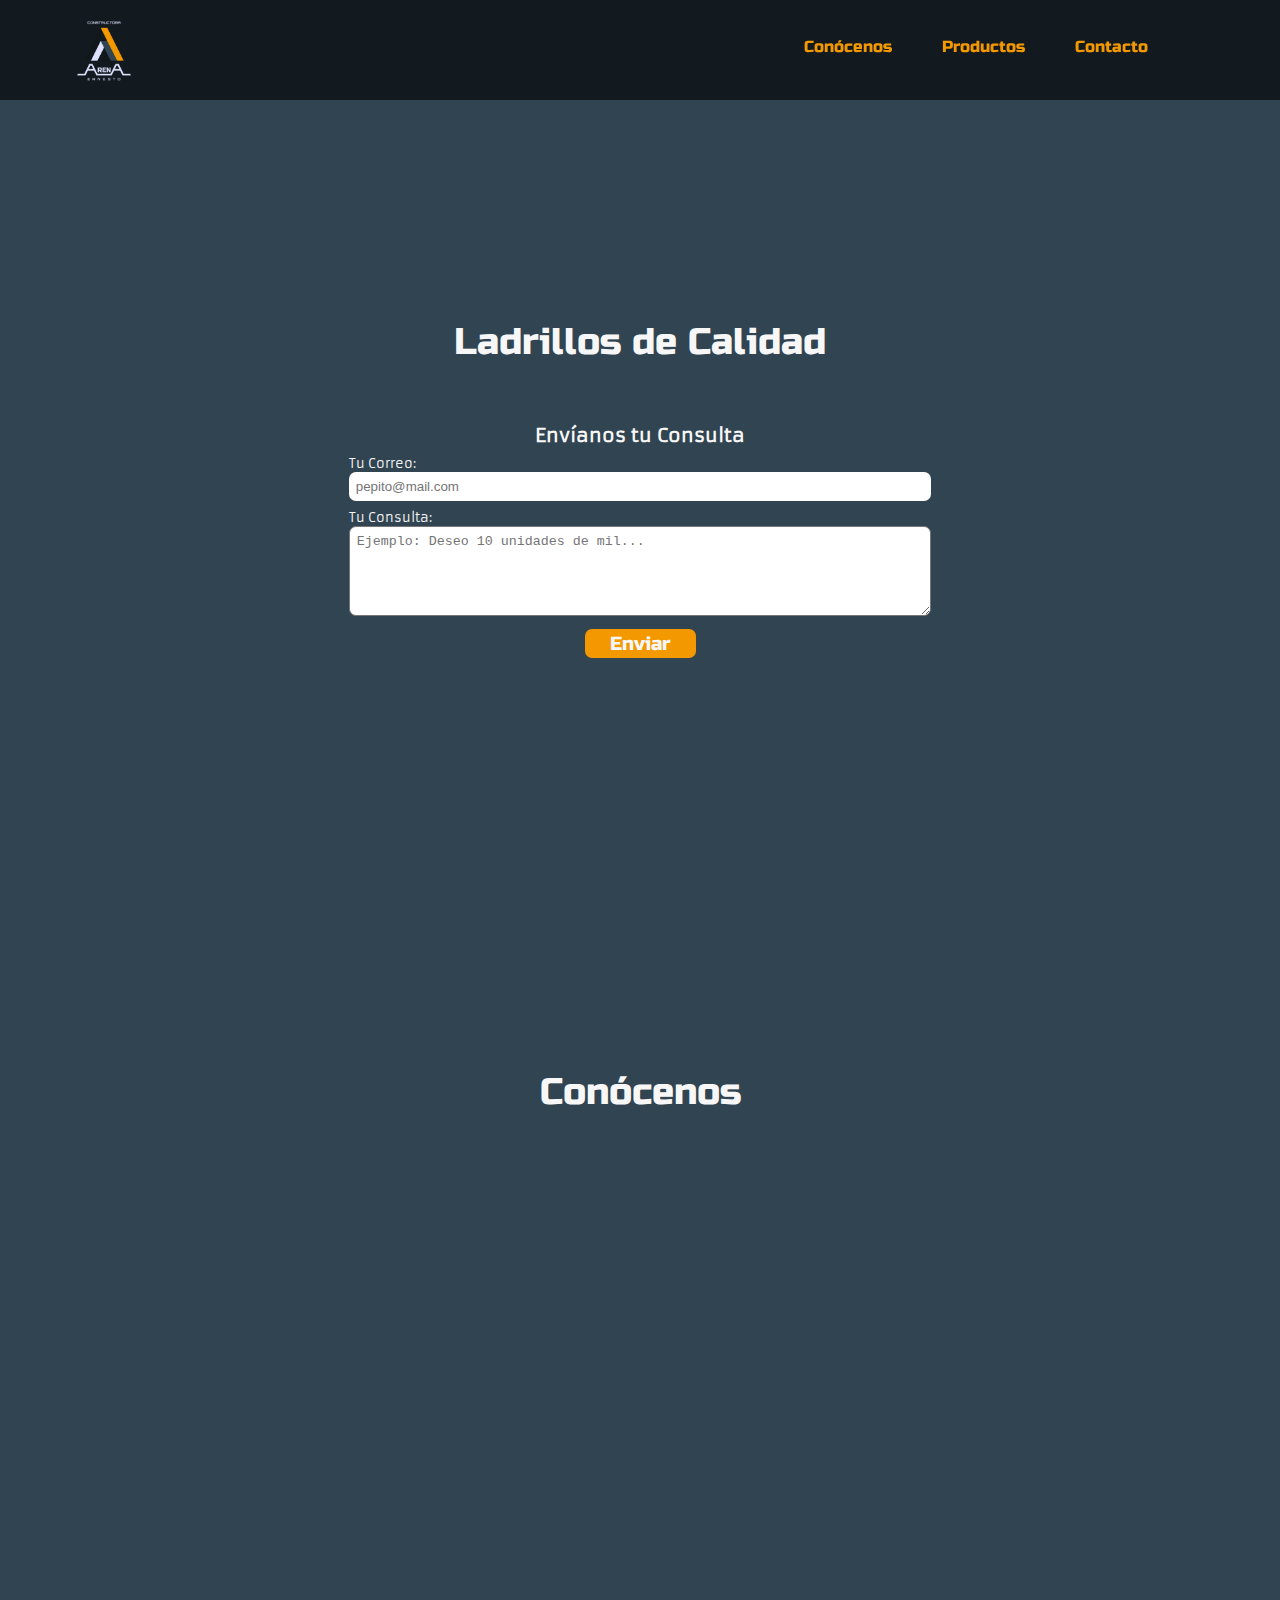
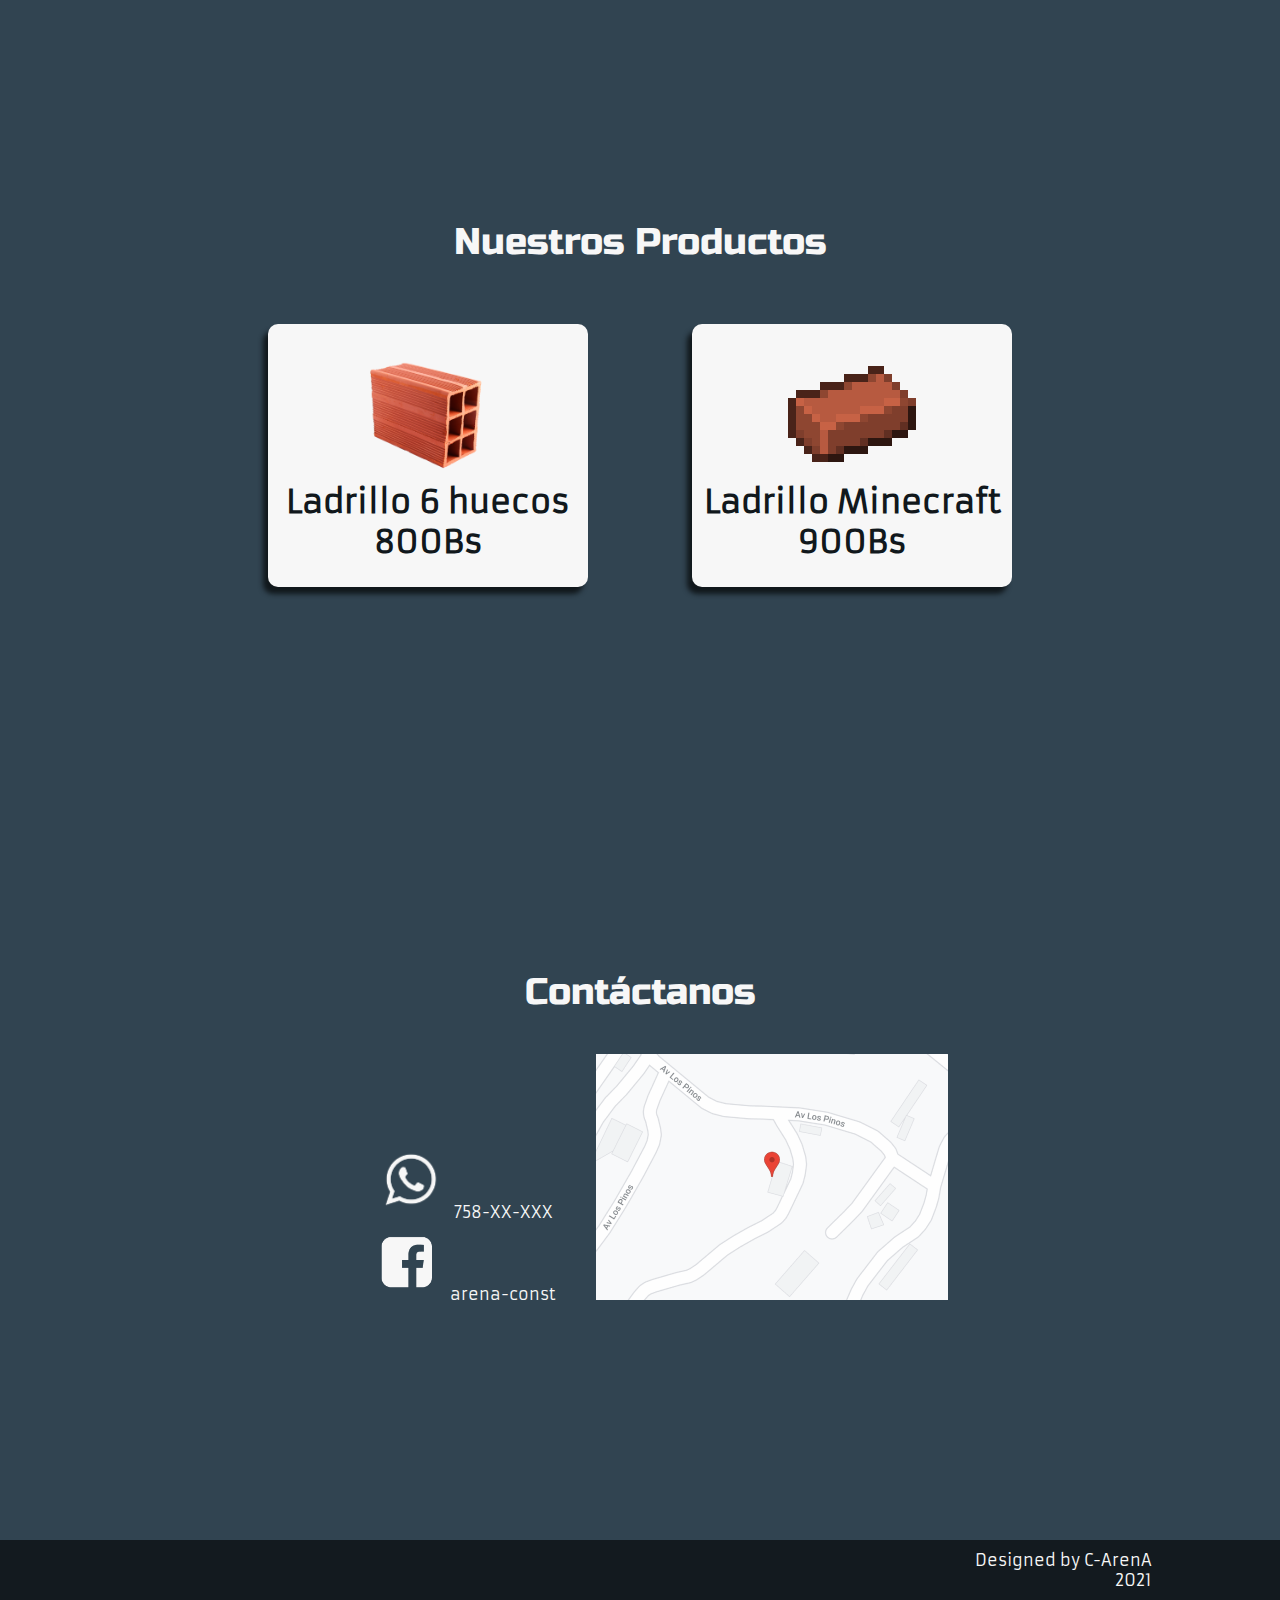
<file: ProductLandingPage/index.html>
<!DOCTYPE html>
<html lang="en">
<head>
    <meta charset="UTF-8">
    <meta name="viewport" content="width=device-width, initial-scale=1.0">
    <title>Product-Landing-Page</title>
    <link rel="stylesheet" href="style.css">
</head>
<body>
    <header id="header">
        <div class="logo">
            <a href="#home"><img src="img/header-img.png" alt="Logo de ArenA" id="header-img"></a>
        </div>
        <nav id="nav-bar">
            <ul>
                <li><a class="nav-link" href="#conoce">Conócenos</a></li>
                <li><a class="nav-link" href="#productos">Productos</a></li>
                <li><a class="nav-link" href="#contacta">Contacto</a></li>
            </ul>
        </nav>
    </header>
    <main>
        <section id="home">
            <h2>Ladrillos de Calidad</h2>
            <form id="form" action="https://www.freecodecamp.com/email-submit">
                <h3>Envíanos tu Consulta</h3>
                <label for="email">Tu Correo:</label>
                <input type="email" name="email" id="email" required placeholder="pepito@mail.com">
                <label for="message">Tu Consulta:</label>
                <textarea name="userMessage" id="message" cols="30" rows="10" placeholder="Ejemplo: Deseo 10 unidades de mil..."></textarea>
                <input id="submit" type="submit" value="Enviar">
            </form>
        </section>
        <section id="conoce">
            <h2>Conócenos</h2>
            <iframe id="video" width="560" height="315" src="https://www.youtube.com/embed/mwSh5xck2SA" frameborder="0" allow="accelerometer; autoplay; clipboard-write; encrypted-media; gyroscope; picture-in-picture" allowfullscreen></iframe>
        </section>
        <section id="productos">
            <h2>Nuestros Productos</h2>
            <div class="products-list">
                <div class="producto">
                    <img src="img/brick.png" alt="">
                    <p>Ladrillo 6 huecos</p>
                    <p>800Bs</p>
                </div>
                <div class="producto">
                    <img src="img/minecraftBrick.png" alt="">
                    <p>Ladrillo Minecraft</p>
                    <p>900Bs</p>
                </div>
            </div>
        </section>
        <section id="contacta">
            <h2>Contáctanos</h2>
            <div class="datos">
                <div class="whatsapp">
                    <img src="img/whatsapp.png" alt="">
                    <p>758-XX-XXX</p>
                </div>
                <div class="face">
                    <img src="img/facebook-square.png" alt="">
                    <p>arena-const</p>
                </div>
            </div>
            <img src="img/map.png" alt="">
        </section>
    </main>
    <footer>
        <p>Designed by C-ArenA</p>
        <legend>2021</legend>
    </footer>
        
</body>
</html>
</file>
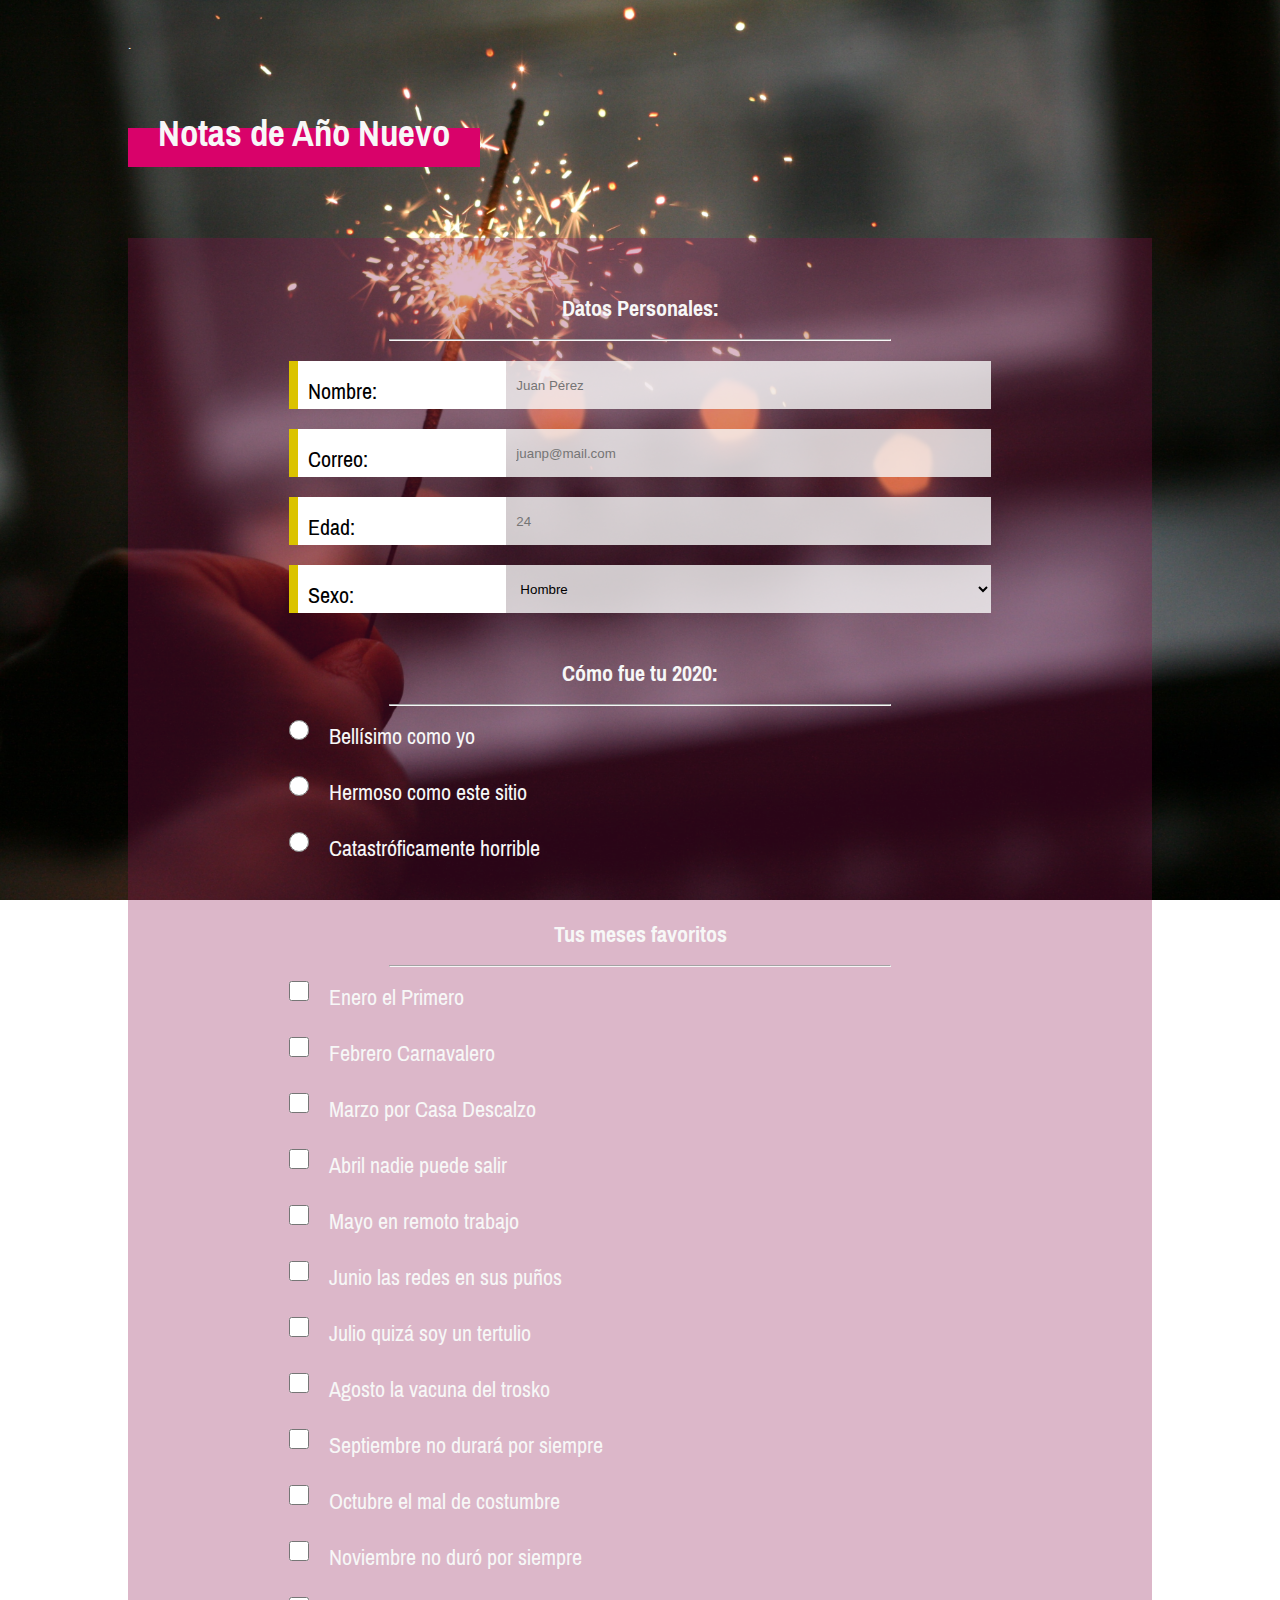
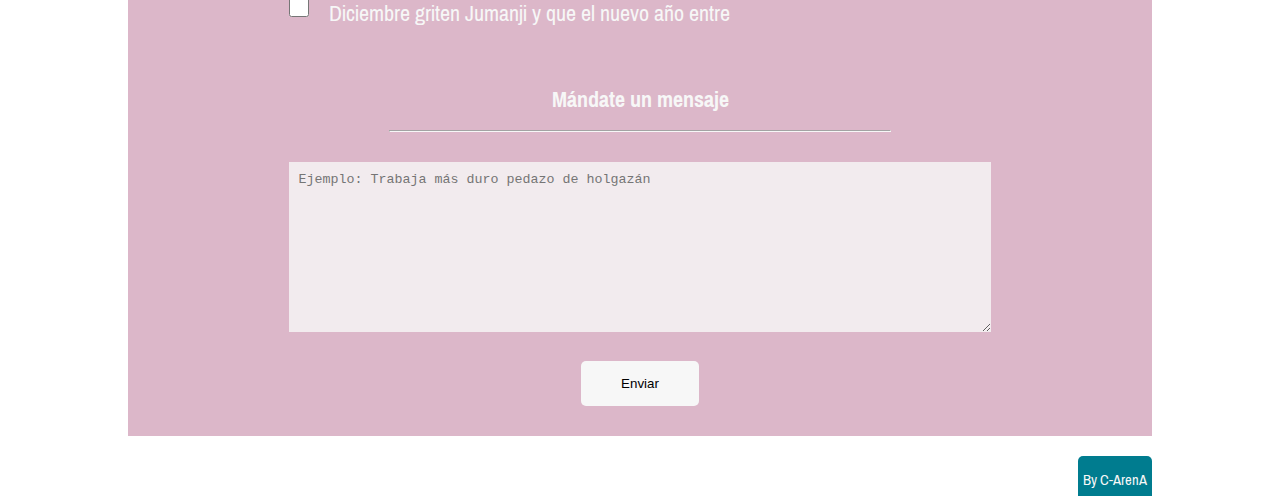
<file: SurveyForm/index.html>
<!DOCTYPE html>
<html lang="en">
<head>
    <meta charset="UTF-8">
    <meta name="viewport" content="width=device-width, initial-scale=1.0">
    <title>Survey-Form</title>
    <link rel="stylesheet" href="style.css">
</head>
<body>
    <header>
        <h1 id="title">Notas de Año Nuevo</h1>
        <p id="description">.</p>    
    </header>
    <main>
        <form action="" id="survey-form">
            <div id="personalData">
                <h2>Datos Personales:</h2>
                <hr>
                <div class="form-group">
                    <label for="name" id="name-label">Nombre:</label>
                    <input type="text" name="name" id="name" placeholder="Juan Pérez" required>
                </div>
                <div class="form-group">
                    <label for="email" id="email-label">Correo:</label>
                    <input type="email" name="email" id="email" placeholder="juanp@mail.com" required>
                </div>
                <div class="form-group">
                    <label for="number" id="number-label">Edad:</label>
                    <input type="number" name="edad" id="number" min="5" max="130" placeholder="24">
                </div>
                <div class="form-group">
                    <label for="dropdown">Sexo:</label>
                    <select name="dropdown" id="dropdown">
                        <option value="man">Hombre</option>
                        <option value="woman">Mujer</option>
                    </select>
                </div>
            </div>
            
            <div id="otherQuestions">
                <h2>Cómo fue tu 2020:</h2>
                <hr>
                <div class="form-group-radio">
                    <div class="radio-group">
                        <input type="radio" name="bebida_caliente" id="coffee" value="Café">
                        <label for="coffee">Bellísimo como yo</label>
                    </div>
                    <div class="radio-group">
                        <input type="radio" name="bebida_caliente" id="sucumbe" value="Sucumbé">
                        <label for="sucumbe">Hermoso como este sitio</label>
                    </div>
                    <div class="radio-group">
                        <input type="radio" name="bebida_caliente" id="radioSel" value="Sucumbé">
                        <label for="radioSel">Catastróficamente horrible</label>
                    </div>
                </div>
                <h2>Tus meses favoritos</h2>
                <hr>
                <div class="form-group-radio">
                    <div class="checkbox-group">
                        <input type="checkbox" name="importantMonths" id="checkEnero" value="Enero">
                        <label for="checkEnero">Enero el Primero</label>
                    </div>
                    <div class="checkbox-group">
                        <input type="checkbox" name="importantMonths" id="checkFebruary" value="Febrero">
                        <label for="checkFebruary">Febrero Carnavalero</label>
                    </div>
                    <div class="checkbox-group">
                        <input type="checkbox" name="importantMonths" id="checkMarch" value="Marzo">
                        <label for="checkMarch">Marzo por Casa Descalzo</label>
                    </div>
                    <div class="checkbox-group">
                        <input type="checkbox" name="importantMonths" id="checkApril" value="Abril">
                        <label for="checkApril">Abril nadie puede salir</label>
                    </div>
                    <div class="checkbox-group">
                        <input type="checkbox" name="importantMonths" id="checkMay" value="Mayo">
                        <label for="checkMay">Mayo en remoto trabajo</label>
                    </div>
                    <div class="checkbox-group">
                        <input type="checkbox" name="importantMonths" id="checkJune" value="Junio">
                        <label for="checkJune">Junio las redes en sus puños</label>
                    </div>
                    <div class="checkbox-group">
                        <input type="checkbox" name="importantMonths" id="checkJuly" value="Julio">
                        <label for="checkJuly">Julio quizá soy un tertulio</label>
                    </div>
                    <div class="checkbox-group">
                        <input type="checkbox" name="importantMonths" id="checkAugust" value="Agosto">
                        <label for="checkAugust">Agosto la vacuna del trosko</label>
                    </div>
                    <div class="checkbox-group">
                        <input type="checkbox" name="importantMonths" id="checkSeptember" value="Septiembre">
                        <label for="checkSeptember">Septiembre no durará por siempre</label>
                    </div>
                    <div class="checkbox-group">
                        <input type="checkbox" name="importantMonths" id="checkOctober" value="Octubre">
                        <label for="checkOctober">Octubre el mal de costumbre</label>
                    </div>
                    <div class="checkbox-group">
                        <input type="checkbox" name="importantMonths" id="checkNovember" value="Noviembre">
                        <label for="checkNovember">Noviembre no duró por siempre</label>
                    </div>
                    <div class="checkbox-group">
                        <input type="checkbox" name="importantMonths" id="checkDecember" value="Diciembre">
                        <label for="checkDecember">Diciembre griten Jumanji y que el nuevo año entre</label>
                    </div>
                </div>
            </div>
            <h2>Mándate un mensaje</h2>
            <hr>
            <textarea name="suggestions" id="suggestionsText" cols="30" rows="10" placeholder="Ejemplo: Trabaja más duro pedazo de holgazán"></textarea>
            
            <input type="submit" value="Enviar" id="submit">
            
        </form>
    </main>

    <footer>
        <p>By C-ArenA</p>
    </footer>
    
    <script src="https://cdn.freecodecamp.org/testable-projects-fcc/v1/bundle.js"></script>    
</body>
</html>
</file>
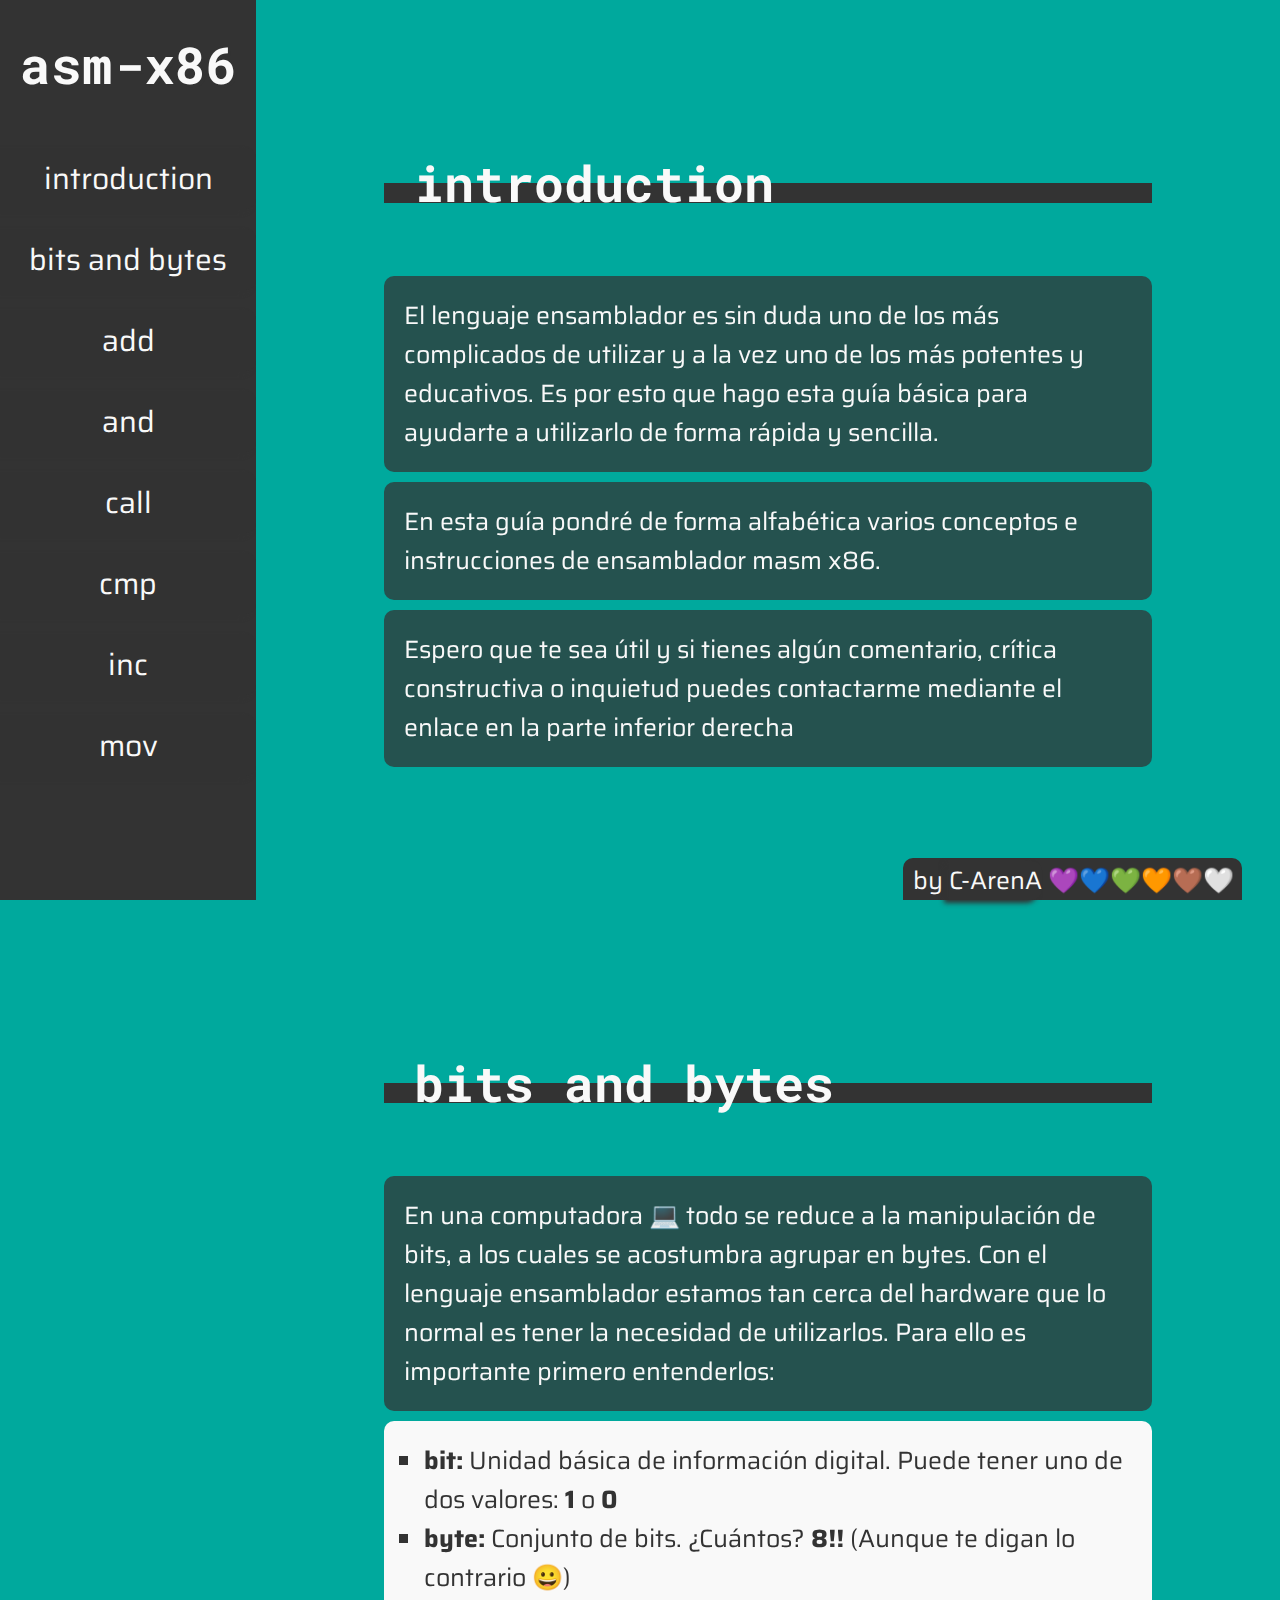
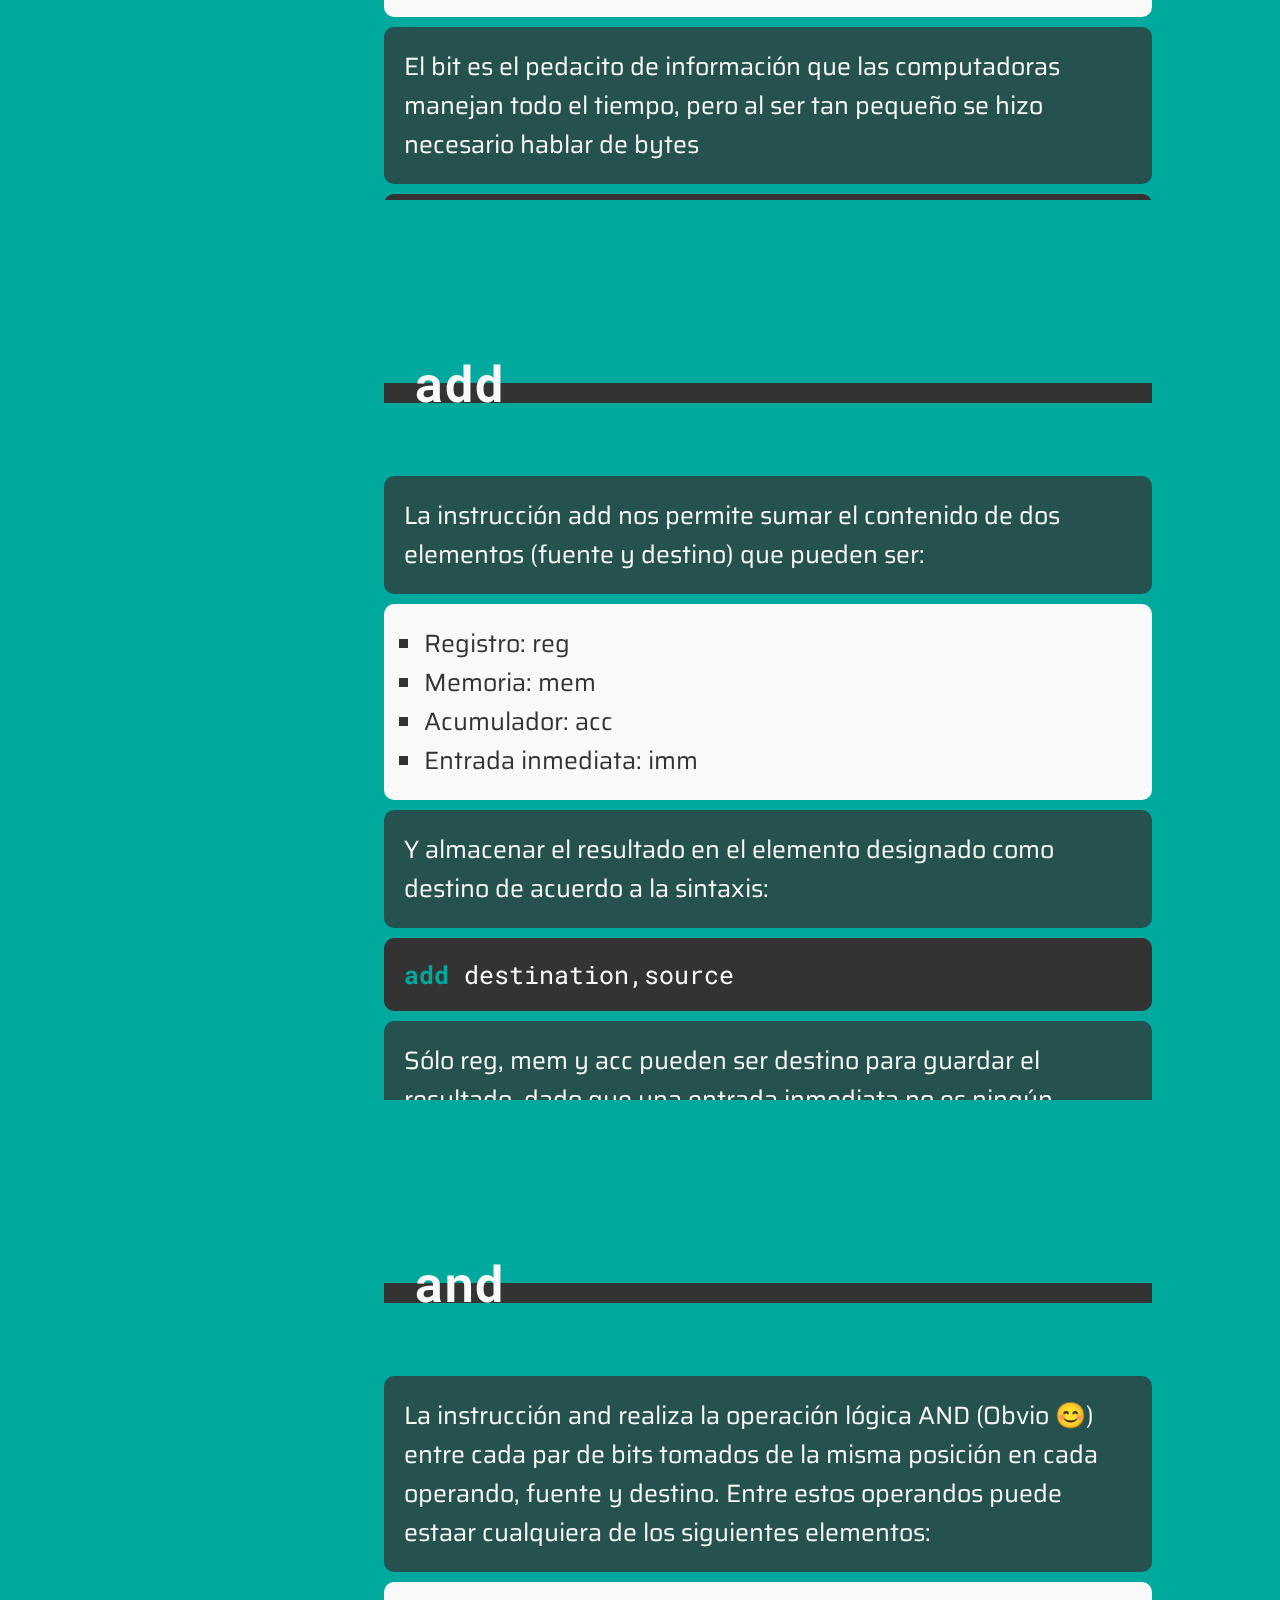
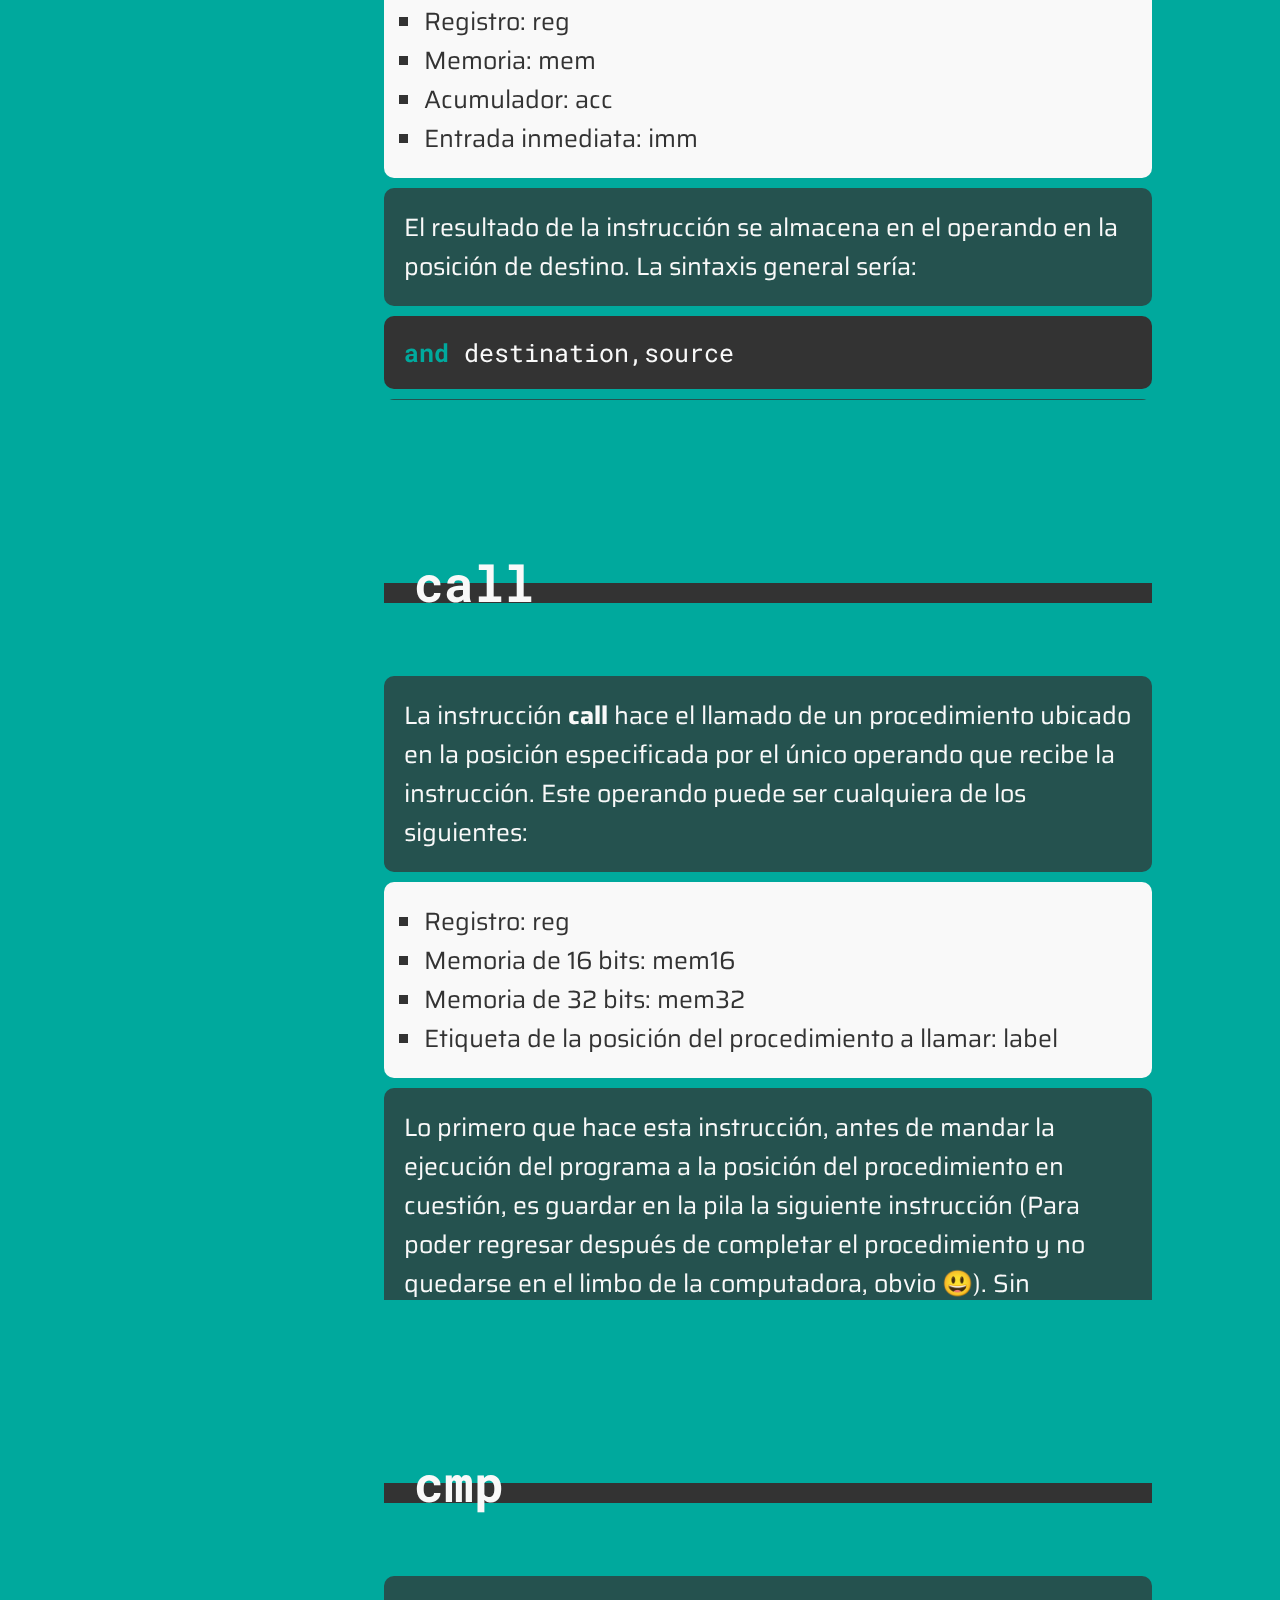
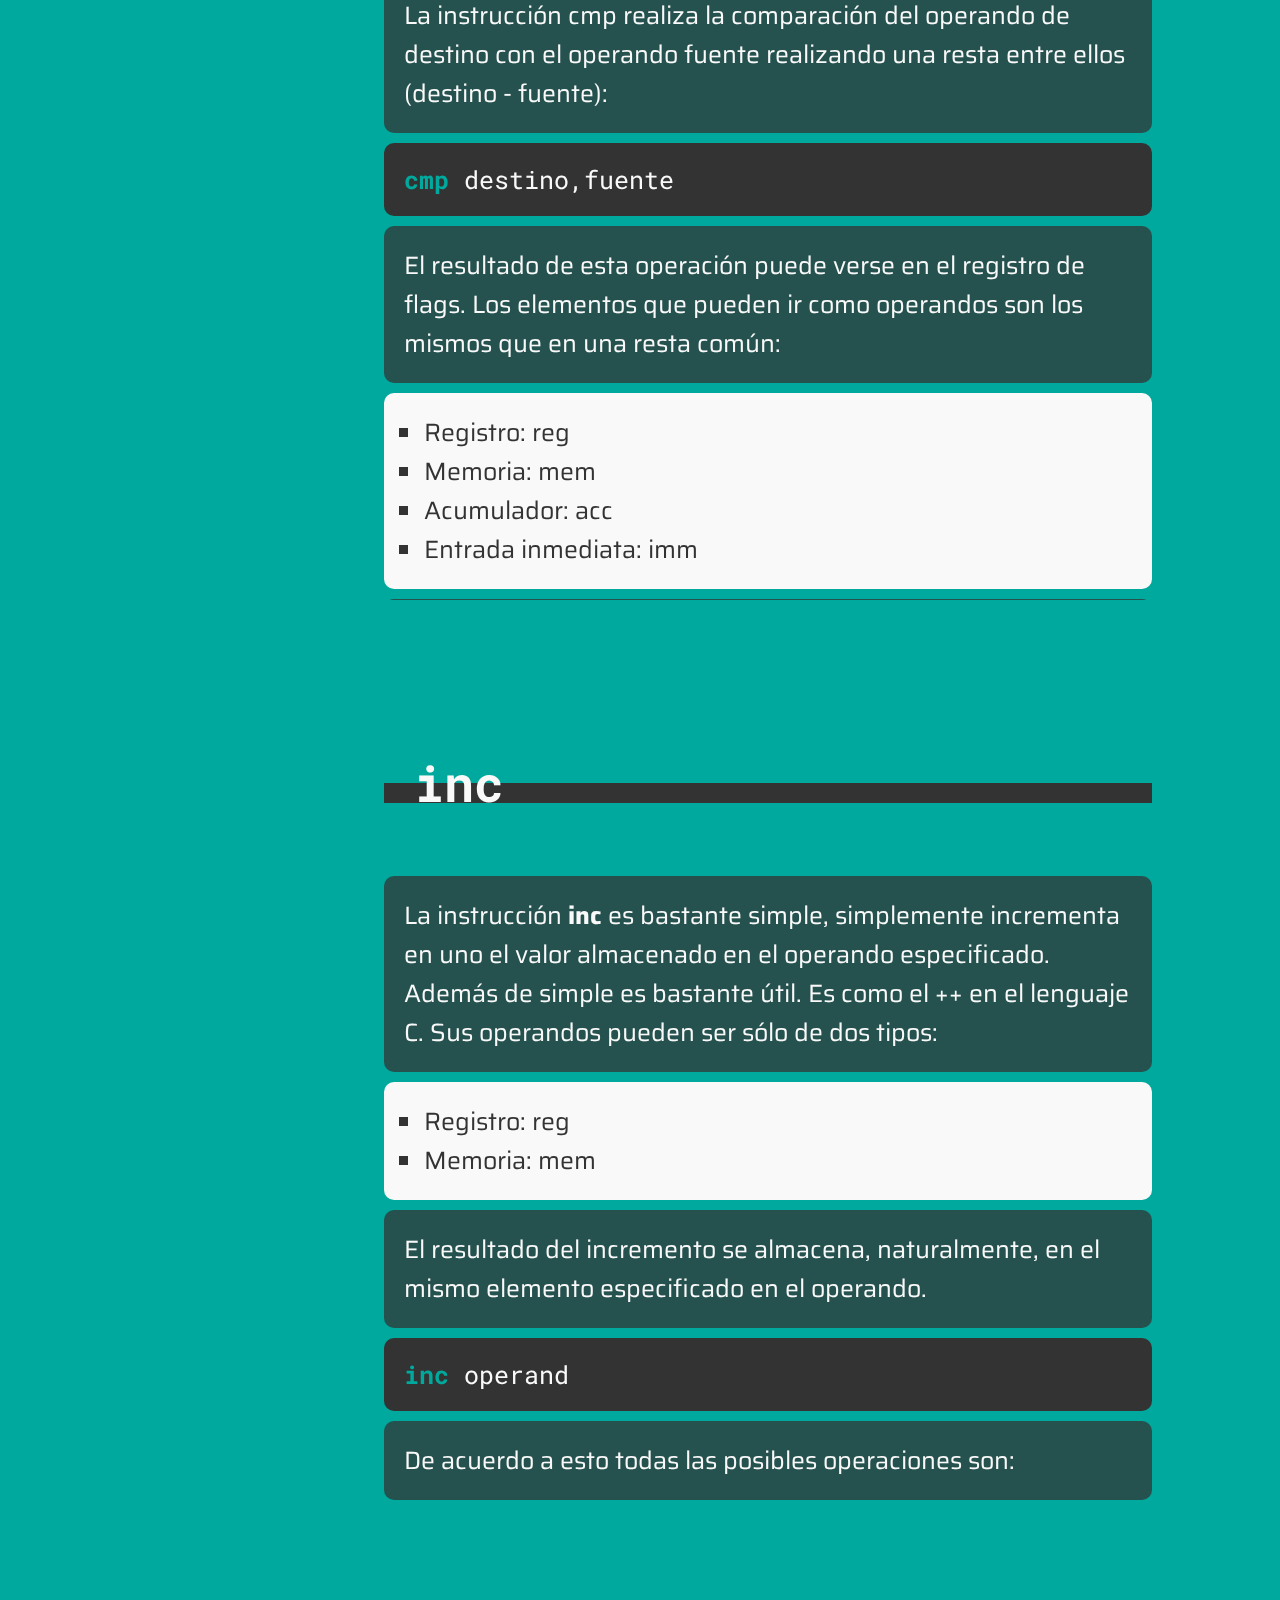
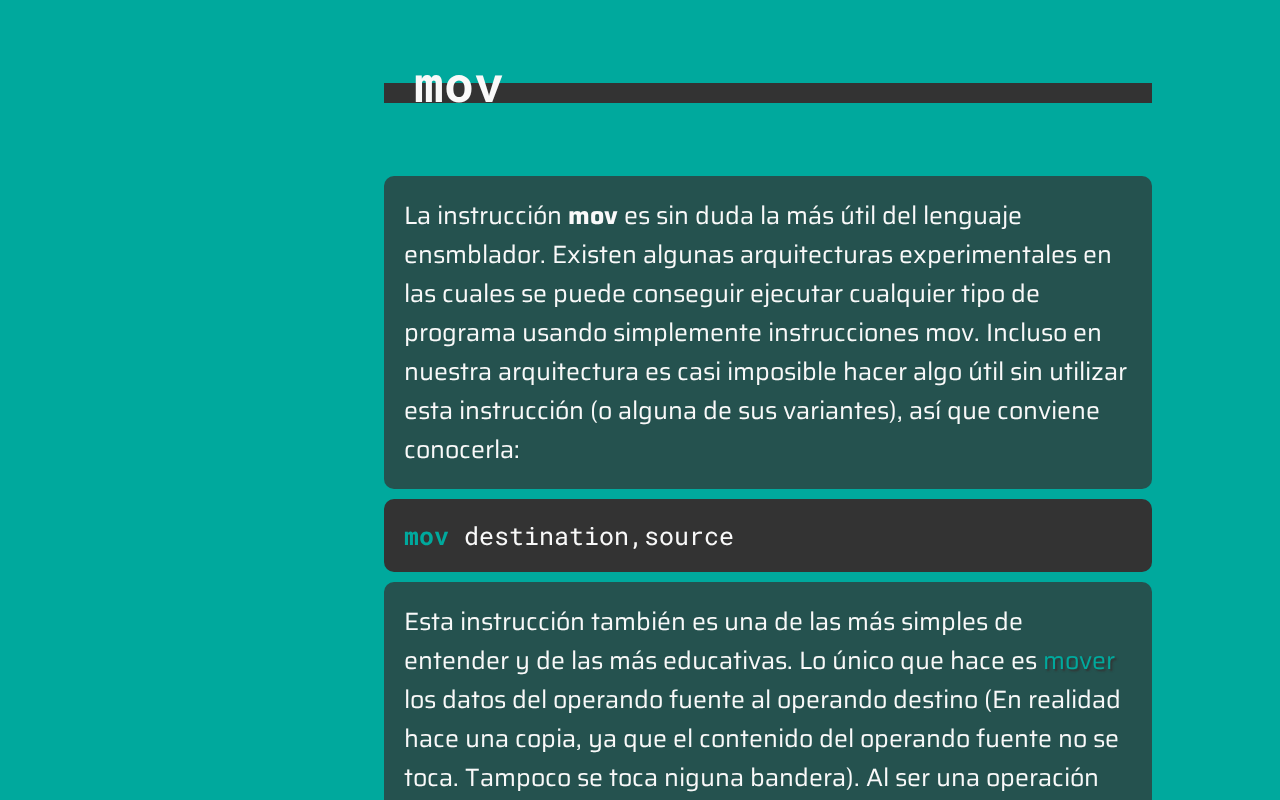
<file: TechnicalDocumentationPage/index.html>
<!DOCTYPE html>
<html lang="en">
<head>
    <meta charset="UTF-8">
    <meta name="viewport" content="width=device-width, initial-scale=1.0">
    <title>Technical-Documentation-Page-ASMX86</title>
    <link rel="stylesheet" href="style.css">
</head>
<body>
    <nav id="navbar">
        <header>
            <h1>asm-x86</h1>
        </header>
        
        <ul>
            <li><a href="#introduction" class="nav-link">introduction</a></li>
            <li><a href="#bits_and_bytes" class="nav-link">bits and bytes</a></li>
            <li><a href="#add" class="nav-link">add</a></li>
            <li><a href="#and" class="nav-link">and</a></li>
            <li><a href="#call" class="nav-link">call</a></li>
            <li><a href="#cmp" class="nav-link">cmp</a></li>
            <li><a href="#inc" class="nav-link">inc</a></li>
            <li><a href="#mov" class="nav-link">mov</a></li>
        </ul>
        
    </nav>
    <main id="main-doc">
        <section class="main-section" id="introduction">
            <header>
                <h2>introduction</h2>
            </header>
            <p>El lenguaje ensamblador es sin duda uno de los más complicados de utilizar y a la vez uno de los más potentes y educativos. Es por esto que hago esta guía básica para ayudarte a utilizarlo de forma rápida y sencilla.</p>
            <p>En esta guía pondré de forma alfabética varios conceptos e instrucciones de ensamblador masm x86.</p>
            <p>Espero que te sea útil y si tienes algún comentario, crítica constructiva o inquietud puedes contactarme mediante el enlace en la parte inferior derecha</p>
        </section>
        <section class="main-section" id="bits_and_bytes">
            <header>
                <h2>bits and bytes</h2>
            </header>
            <p>En una computadora 💻 todo se reduce a la manipulación de bits, a los cuales se acostumbra agrupar en bytes.
                Con el lenguaje ensamblador estamos tan cerca del hardware que lo normal es tener la necesidad de utilizarlos. Para ello es importante primero entenderlos:
            </p>
            <ul>
                <li><strong>bit:</strong> Unidad básica de información digital. Puede tener uno de dos valores: <strong>1</strong> o <strong>0</strong></li>
                <li><strong>byte:</strong> Conjunto de bits. ¿Cuántos? <strong>8!!</strong> (Aunque te digan lo contrario 😀)</li>
            </ul>
            <p>El bit es el pedacito de información que las computadoras manejan todo el tiempo, pero al ser tan pequeño se hizo necesario hablar de bytes</p>
            <code>
                1 byte = 8 bits
            </code>
            <p>Un ejemplo de un byte sería el siguiente:</p>
            <code>
                10110101
            </code>
            <p>Es importante saber que el anterior arreglo también representa un número, dado que cada uno de los bits tiene un peso de acuerdo a su posición.</p>
            <code>
                10110101 = 1 * 128 + 0 * 64 + 1 * 32 + 1 * 16 + 0 * 8 + 1 * 4 + 0 * 2 + 1 * 1 <br>
                10110101 = 128 + 32 + 16 + 4 + 1 <br>
                10110101 = 181  
            </code>
            <p>La posición de más a la derecha <em>- bit menos significativo o "Least Significant Bit" (LSB) -</em> tiene un peso de 1 <em>(2^0). </em>
            El siguiente bit tiene un peso de 2 <em>(2^1)</em> y así, sucesivamente,
            cada bit tendrá un peso de acuerdo a la potencia de 2 que le corresponda
            hasta llegar al bit de más a la izquierda <em>- bit más signficativo o "Most Significant Bit" (MSB) -</em>
            el cual tiene un peso de 128 <em>(2^7)</em>. Esto se resume en el siguiente esquema:</p>
            
<pre><code>         MSB ⬇                       LSB ⬇
             |   |   |   |   |   |   |   |
    Byte:    1   0   1   1   0   1   0   1
             |   |   |   |   |   |   |   |
Posición:    7   6   5   4   3   2   1   0
             |   |   |   |   |   |   |   |
    Peso:   128  64  32  16  8   4   2   1
</code></pre>
        </section>
        <section class="main-section" id="add">
            <header>
                <h2>add</h2>
            </header>
            <p>La instrucción add nos permite sumar el contenido de dos elementos (fuente y destino) que pueden ser:</p>
            <ul>
                <li>Registro: reg</li>
                <li>Memoria: mem</li>
                <li>Acumulador: acc</li>
                <li>Entrada inmediata: imm</li>
            </ul>
            <p>Y almacenar el resultado en el elemento designado como destino de acuerdo a la sintaxis:</p>
            <code><span>add</span> destination,source</code>
            <p>Sólo reg, mem y acc pueden ser destino para guardar el resultado, dado que una entrada inmediata no es ningún elemento de almacenamiento de la computadora</p>
            <p>De acuerdo a esto todas las posibles operaciones son:</p>
            <ol>
                <li><code><span>add</span> reg,reg</code></li>
                <li><code><span>add</span> reg,mem</code></li>
                <li><code><span>add</span> reg,imm</code></li>
                <li><code><span>add</span> mem,reg</code></li>
                <li><code><span>add</span> mem,imm</code></li>
                <li><code><span>add</span> accum,imm</code></li>
            </ol>
        </section>
        <section class="main-section" id="and">
            <header>
                <h2>and</h2>
            </header>
            <p>La instrucción and realiza la operación lógica AND (Obvio 😊) entre cada par de bits tomados de la misma posición en cada operando, fuente y destino. Entre estos operandos puede estaar cualquiera de los siguientes elementos:</p>
            <ul>
                <li>Registro: reg</li>
                <li>Memoria: mem</li>
                <li>Acumulador: acc</li>
                <li>Entrada inmediata: imm</li>
            </ul>
            <p>El resultado de la instrucción se almacena en el operando en la posición de destino. La sintaxis general sería:</p>
            <code><span>and</span> destination,source</code>
            <p>Sólo reg, mem y acc pueden ser destino para guardar el resultado, dado que una entrada inmediata no es ningún elemento de almacenamiento de la computadora</p>
            <p>De acuerdo a esto todas las posibles operaciones son:</p>
            <ol>
                <li><code><span>and</span> reg,reg</code></li>
                <li><code><span>and</span> reg,mem</code></li>
                <li><code><span>and</span> reg,imm</code></li>
                <li><code><span>and</span> mem,reg</code></li>
                <li><code><span>and</span> mem,imm</code></li>
                <li><code><span>and</span> accum,imm</code></li>
            </ol>
            <p>La operación AND entre dos bytes (Nótese que los registros tienen más de 1 byte. Éste es sólo un ejemplo) sería así:</p>
            <code>
                11010011 AND 10001011: <br>
                <br> 
                11010011 <br>
                10001011 <br>
                -------- <br>
                10000011
            </code>
        </section>
        <section class="main-section" id="call">
            <header>
                <h2>call</h2>
            </header>
            <p>La instrucción <strong>call</strong> hace el llamado de un procedimiento ubicado en la posición especificada por el único operando que recibe la instrucción. Este operando puede ser cualquiera de los siguientes:</p>
            <ul>
                <li>Registro: reg</li>
                <li>Memoria de 16 bits: mem16</li>
                <li>Memoria de 32 bits: mem32</li>
                <li>Etiqueta de la posición del procedimiento a llamar: label</li>
            </ul>
            <p>Lo primero que hace esta instrucción, antes de mandar la ejecución del programa a la posición del procedimiento en cuestión, es guardar en la pila la siguiente instrucción (Para poder regresar después de completar el procedimiento y no quedarse en el limbo de la computadora, obvio 😃). Sin embargo, es importante notar que lo que se pone en la pila puede variar dependiendo de dónde se encuentre el procedimiento. Si el procedimiento se encuentra fuera del segmento en el cual se está ejecutando el programa, se tendrá que guardar dos datos en la pila: El segmento y el offset de la siguiente instrucción. Si, por el contrario, el procedimiento se encuentra en el mismo segmento, sólo hará falta guardar el offset.</p>
            <code><span>call</span> procedure</code>
            <p>Todas las posibles operaciones son:</p>
            <ol>
                <li><code><span>call</span> reg</code></li>
                <li><code><span>call</span> mem16</code></li>
                <li><code><span>call</span> mem32</code></li>
                <li><code><span>call</span> label</code></li>
            </ol>
        </section>
        <section class="main-section" id="cmp">
            <header>
                <h2>cmp</h2>
            </header>
            <p>La instrucción cmp realiza la comparación del operando de destino con el operando fuente realizando una resta entre ellos (destino - fuente):</p>
            <code><span>cmp</span> destino,fuente</code>
            <p>El resultado de esta operación puede verse en el registro de flags. Los elementos que pueden ir como operandos son los mismos que en una resta común:</p>
            <ul>
                <li>Registro: reg</li>
                <li>Memoria: mem</li>
                <li>Acumulador: acc</li>
                <li>Entrada inmediata: imm</li>
            </ul>
            <p>Esta operación no almacena el resultado de la resta realizada en ningún registro, sólo almacena las banderas en el registro de flags:</p>
            <p>Todas las posibles operaciones son:</p>
            <ol>
                <li><code><span>cmp</span> reg,reg</code></li>
                <li><code><span>cmp</span> reg,mem</code></li>
                <li><code><span>cmp</span> reg,imm</code></li>
                <li><code><span>cmp</span> mem,reg</code></li>
                <li><code><span>cmp</span> mem,imm</code></li>
                <li><code><span>cmp</span> accum,imm</code></li>
            </ol>
        </section>
        <section class="main-section" id="inc">
            <header>
                <h2>inc</h2>
            </header>
            <p>La instrucción <strong>inc</strong> es bastante simple, simplemente incrementa en uno el valor almacenado en el operando especificado. Además de simple es bastante útil. Es como el ++ en el lenguaje C. Sus operandos pueden ser sólo de dos tipos:</p>
            <ul>
                <li>Registro: reg</li>
                <li>Memoria: mem</li>
            </ul>
            <p>El resultado del incremento se almacena, naturalmente, en el mismo elemento especificado en el operando.</p>
            <code><span>inc</span> operand</code>
            <p>De acuerdo a esto todas las posibles operaciones son:</p>
            <ol>
                <li><code><span>inc</span> reg</code></li>
                <li><code><span>inc</span> mem</code></li>
            </ol>
        </section>
        <section class="main-section" id="mov">
            <header>
                <h2>mov</h2>
            </header>
            <p>La instrucción <strong>mov</strong> es sin duda la más útil del lenguaje ensmblador. Existen algunas arquitecturas experimentales en las cuales se puede conseguir ejecutar cualquier tipo de programa usando simplemente instrucciones mov. Incluso en nuestra arquitectura es casi imposible hacer algo útil sin utilizar esta instrucción (o alguna de sus variantes), así que conviene conocerla:</p>
            <code><span>mov</span> destination,source</code>
            <p>Esta instrucción también es una de las más simples de entender y de las más educativas. Lo único que hace es <em>mover</em> los datos del operando fuente al operando destino (En realidad hace una copia, ya que el contenido del operando fuente no se toca. Tampoco se toca niguna bandera). Al ser una operación tan elemental puede recibir varios tipos de operandos:</p>
            <ul>
                <li>Registro: reg / reg16</li>
                <li>Registro de segmento: segreg</li>
                <li>Memoria: mem / mem16</li>
                <li>Entrada inmediata: imm</li>
            </ul>
            <p>Sólo reg, mem y segreg pueden ser destino para guardar el resultado, dado que una entrada inmediata no es ningún elemento de almacenamiento de la computadora</p>
            <p>De acuerdo a esto todas las posibles operaciones son:</p>
            <ol>
                <li><code><span>mov</span> reg,reg</code></li>
                <li><code><span>mov</span> reg,mem</code></li>
                <li><code><span>mov</span> reg,imm</code></li>
                <li><code><span>mov</span> reg16,segreg</code></li>
                <li><code><span>mov</span> mem,reg</code></li>
                <li><code><span>mov</span> mem,imm</code></li>
                <li><code><span>mov</span> mem16,segreg</code></li>
                <li><code><span>mov</span> segreg,reg16</code></li>
                <li><code><span>mov</span> segreg,mem16</code></li>
            </ol>
        </section>
    </main>
    <footer>
        <p>by <a href="https://www.github.com/C-ArenA" target="blank">C-ArenA</a> 💜💙💚🧡🤎🤍</p>
    </footer>
    <script src="https://cdn.freecodecamp.org/testable-projects-fcc/v1/bundle.js"></script>
</body>
</html>
</file>
<file: ProductLandingPage/style.css>
@import url('https://fonts.googleapis.com/css2?family=Armata&display=swap');
@import url('https://fonts.googleapis.com/css2?family=Russo+One&display=swap');
* {
    padding: 0;
    margin: 0;
}
*, *:before, *:after {
    box-sizing: border-box;
}
*::selection {
    color: var(--arena-black);
}
html {
    scroll-behavior: smooth;
    width: 100vw;
}
:root{
    --arena-blue: #314451;
    --arena-black: #11181C;
    --arena-black-alpha: #11181CEE;
    --arena-bricks: #F49800;
    --arena-concrete: #F7F7F7;
}
body {
    background-color: var(--arena-blue);
    color: var(--arena-concrete);
    font-family: 'Armata', sans-serif;
    overflow-x: hidden;
}

main {
    
    margin-bottom: 140px;
    width: 100vw;
}
header {
    background-color: var(--arena-black-alpha);
    position: fixed;
    width: 100vw;
    height: 100px;
    top: 0px;
}

nav {
    display: inline-block;
    position: relative;
    width: 80%;
    top:-45px;
    text-align: right;
}
ul {
    list-style: none;
    display: inline-flex;
    justify-content: space-evenly;
}

a {
    color: var(--arena-bricks);
    margin-right: 50px;
    text-decoration: none;
}
a:hover {
    color: #F7F7F7;
}

section {
    text-align: center;
    margin-top: 30px;
    padding-top: 30vh;
    height: 80vh;
}
section:first-child {
    padding-top: 30vh;
}
form {
    background-color: var(--arena-blue);
    text-align: left;
    padding: 20px;
    width: 60%;
    height: 30vh;
    margin: auto;
    /* box-shadow: -0px 4px 5px var(--arena-black); */
}
iframe {
    border-radius: 20px;
}
input {
    display: block;
}
label {
    display: block;
    width: 80%;
    margin: auto;
    font-size: 0.8rem;
    margin-top: 8px;
}

footer {
    margin-top: 20px;
    background-color: var(--arena-black-alpha);
}
h2, a, #submit {
    font-family: 'Russo One', sans-serif;
    font-style: normal;
    font-weight: normal;
}
h2 {
    font-size: 2.3rem;
    margin: 20px;
    margin-bottom: 40px;
}
footer {
    text-align: right;
    padding: 10px;
    padding-right: 10%;
}
.products-list{
    margin-top: 50px;
}
.producto {
    width: 25%;
    background-color: var(--arena-concrete);
    color: var(--arena-black);
    display: inline-block;
    padding: 2% 0%;
    margin: 10px 50px;
    border-radius: 10px;
    box-shadow: -5px 7px 5px ;
}
.producto img {
    width: 40%;
}
.producto p{
    font-size: 2rem;
    font-weight: bold;
}
.datos {
    display: inline-block;
}

.face img, .whatsapp img {
    width: 30%; 
}
.face p, .whatsapp p {
    display: inline-block;
}

.logo {
    width: 10%;
    height: 100px;
    padding: 5px;
    margin:2px;
    margin-top: 16px;
    margin-left: 40px;
    display: inline-block;
}
.logo img {
    height: 60px;
    display: block;
    margin: auto;
}
#submit {
    background-color: var(--arena-bricks);
    padding:3px 25px;
    color: var(--arena-concrete);
    border-style: none;
    border-radius: 7px;
    margin: auto;
    margin-top: 13px;
    font-size: 1.2rem;
}
#submit:hover{
    font-size: 1.3rem;
    cursor: pointer;
}
textarea {
    width: 80%;
    margin: auto;
    display: block;
    /* background-color: var(--arena-concrete); */
    border-radius: 7px;
    padding:7px;
    height: 90px;
}
input[type="email"] {
    width: 80%;
    margin: auto;
    display: block;
    /* background-color: var(--arena-concrete); */
    border-radius: 7px;
    border-style: none;
    padding:7px;
}
form h3 {
    display: block;
    width: 80%;
    margin: auto;
    text-align: center;
}

@media (max-width: 500px) {
    body {
        
    }
    nav {
        width: 50%
    }
    iframe{
        width: 90%;
        padding-bottom: 36.25%;
    }
    form {
        width: 90%;
    }
    section {
        margin-top: 20px;
    }
    a{
        font-size: 0.7rem;
        margin-right: 5vw;
    }
    nav {
        width: 80%;
    }
    .logo {
        margin-left: 20px;
    }
    section:first-child {
        padding-top: 25vh;
    }
}
</file>
<file: SurveyForm/style.css>
@import url('https://fonts.googleapis.com/css2?family=Princess+Sofia&display=swap');
@import url('https://fonts.googleapis.com/css2?family=Pragati+Narrow&display=swap');
* {
    padding: unset;
    margin: unset;
}

*, *:before, *:after {
    box-sizing: border-box;
}
    

body {
    background-image: url(img/backimg.jpg);
    background-attachment: fixed;
    background-size: cover;
    color: #f7f7f7;
    position: relative;
    font-family: "Bahnschrift Light", 'Pragati Narrow', monospace;
}
header{
    position: relative;
    margin: 30px auto;
    width: 80%;
}
h1 {
    font-size: 2.5rem;
    margin-top: 70px;
    position: absolute;
    left: 30px;
}
h1::after{
    content: "";
    position: absolute;
    /* width: 100px;
    height: 10px; */
    background-color: #D9026A;
    top: 0.7em;
    left: -30px;
    right: -30px;
    bottom: 0px;
    z-index: -1;
}

form {
    background-color: rgba(140, 15, 76, 0.3);
    width: 80%;
    margin: 180px auto 10px auto;
    text-align: center;
    padding: 10px;
    /* overflow: auto;
    height: 53vh; */
}

form::-webkit-scrollbar {
    display: none;
}

h2 {
    margin-top: 40px;
    margin-bottom: 10px;
    font-weight: bold;

}


.form-group{
    height: 3rem;
    width: 70%;
    margin: 20px auto;
    display: flex;  
}
.form-group::before{
    content: "";
    width: 10px;
    height: 3rem;
    background-color: #DBC300;
}

label {
    padding-left: 10px;
    padding-top: 0.6rem;
    display: inline-block;
    height: 3rem;
    
    text-align: left;
    font-size: 1.5rem;
}
.form-group label {
    padding-left: 10px;
    padding-top: 0.6rem;
    display: inline-block;
    height: 3rem;
    width: 30%;
    background-color: white;
    color: black;
    
}

select, input[type = "text"], input[type = "number"], input[type = "email"] {
    width: 70%;
    background-color: rgba(247,247,247,0.8);
    border-style: unset;
    padding: 10px;
}

input[type = "radio"], input[type = "checkbox"] {
    line-height: 100px;
    height: 2rem;
    margin: 0;
    margin-right: 0.625rem;
    min-height: 1.25rem;
    min-width: 1.25rem;
}
.radio-group, .checkbox-group {
    display: flex;
    align-items: center;
    font-size: 1.125rem;
    margin-bottom: 0.5rem;
}

.form-group-radio {
    display: flex;
    flex-direction: column;
    width: 70%;
    margin: auto;
}

textarea {
    width: 70%;
    margin-top: 30px;
    background-color: rgba(247,247,247,0.8);
    border-style: unset;
    padding: 10px;
}

input[type="submit"] {
    display: block;
    padding: 15px 40px;
    margin:auto;
    margin-top: 20px;
    margin-bottom: 20px;
    background-color: #f7f7f7;
    border-radius: 5px;
    border-style: unset;
}

hr {
    border-color: #f7f7f7;
    width: 50%;
    margin: auto;
    background-color: #f7f7f7;
}

footer {
    padding: 10px 10% 0px 10%;
    text-align: end;
}
footer p {
    display: inline-block;
    text-align: left;
    background-color: rgba(0,124,143,1);
    width: fit-content;
    padding: 10px 5px 2px 5px;
    border-top-left-radius: 5px;
    border-top-right-radius: 5px;
}

@media (max-width: 600px) {
    body {
        font-size: 10px;
    }
    form {
        width: 90%;
    }

    label {
        padding-left: 10px;
        padding-top: 0.6rem;
        display: inline-block;
        height: 3rem;
    
        text-align: left;
        font-family: 'Princess Sofi', monospace;
        font-size: 1rem;
    }
    h1{
        font-size: 7vw;
    }

}
</file>
<file: TechnicalDocumentationPage/style.css>
@import url("https://fonts.googleapis.com/css2?family=Roboto+Mono&display=swap");
@import url("https://fonts.googleapis.com/css2?family=Saira:wght@500&display=swap");
* {
  padding: 0;
  margin: 0;
}
*,
*:before,
*:after {
  box-sizing: border-box;
}
*::selection {
  color: var(--arena-black);
}
html {
  scroll-behavior: smooth;
  /* width: 100vw; */
  overflow-y: hidden;
}
:root {
  --tech-white: #f9f9f9;
  --tech-black: #333333;
  --tech-black-alpha: #333333bb;
  --tech-yeah: #29abe2;
  --tech-main: #00a99d;
}
body {
  background-color: var(--tech-main);
  color: var(--tech-white);
  font-family: "Saira", sans-serif;
}
::-webkit-scrollbar {
  width: 6px;
}
::-webkit-scrollbar-track {
  background: var(--tech-black-alpha);
  border-radius: 5px;
}
::-webkit-scrollbar-thumb {
  background: var(--tech-white);
  border-radius: 5px;
}
::-webkit-scrollbar-thumb:hover {
  background: var(--tech-yeah);
}
h1,
h2 {
  font-family: "Roboto Mono", monospace;
  font-weight: bolder;
}
h1 {
  text-align: center;
  font-size: 4vw;
  margin: 30px 0px;
  text-shadow: 3px 3px var(--tech-black);
}

h2 {
  position: relative;
  font-size: 2rem;
  margin: 60px 0px;
  padding-left: 30px;
}
h2::before {
  content: "";
  position: absolute;
  top: 1.3rem;
  left: 0;
  right: 0;
  height: 0.8rem;
  z-index: -1;
  background-color: var(--tech-black);
}
code {
  font-family: "Roboto Mono", monospace;
}
nav {
  position: fixed;
  width: 20vw;
  height: 100vh;
  text-align: center;
  direction: rtl;
  background-color: var(--tech-black);
}

nav ul {
  overflow: auto;
  height: calc(100vh - 7rem);
}
main {
  margin-left: 20vw;
}
section {
  height: 100vh;
  padding: 10vh 10vw;
  overflow: auto;
}
section p,
section ul,
section code,
section ol {
  background-color: var(--tech-black-alpha);
  padding: 20px 20px;
  border-radius: 10px;
  margin: 10px 0px;
}
section em {
  font-style: normal;
  color: var(--tech-main);
  text-shadow: 2px 2px 2px var(--tech-black);
}
section ul {
  padding-left: 40px;
  background-color: unset;
  list-style: square;
  color: var(--tech-black);
  background-color: var(--tech-white);
}
section ol {
  list-style: disc;
  padding-left: 50px;
  background-color: var(--tech-black);
}
ol code {
  padding: 0px 10px;
}
section code {
  display: block;
  background-color: var(--tech-black);
  width: 100%;
  overflow: auto;
  white-space: nowrap;
}
span {
  color: var(--tech-main);
  font-weight: bold;
}
pre code {
  white-space: unset;
}

footer {
  position: fixed;
  text-align: center;
  background-color: var(--tech-black);
  bottom: 0px;
  right: 3vw;
  padding: 3px 8px 0px 10px;
  border-top-right-radius: 10px;
  border-top-left-radius: 10px;
}
footer a {
  display: inline;
  font-size: 1rem;
  background-color: unset;
  padding: unset;
  margin: unset;
}
a {
  display: block;
  background-color: var(--tech-black-alpha);
  color: var(--tech-white);
  padding: 7px 0px;
  margin: 20px 0px;
  text-decoration: none;
  border-top-right-radius: 10px;
  border-bottom-right-radius: 10px;
  font-size: 1.2rem;
  box-shadow: -5px 3px 5px var(--tech-black);
}

a:hover {
  font-size: 1.3rem;
  color: var(--tech-yeah);
}

@media (min-width: 1000px) {
  html {
    font-size: 25px;
  }
}

@media (max-width: 500px) {
  nav {
    width: 80%;
    visibility: hidden;
    background-color: var(--tech-black);
    z-index: 1;
  }
  nav:hover {
    visibility: visible;
  }
  ul {
    width: 100%;
  }
  main {
    margin-left: 0px;
  }
  h1 {
    font-size: 2rem;
    visibility: visible;
    background-color: var(--tech-black-alpha);
    color: var(--tech-white);
    padding: 7px 0px;
    margin: 20px 0px;
    text-decoration: none;
    border-top-right-radius: 10px;
    border-bottom-right-radius: 10px;
    box-shadow: -5px 3px 5px var(--tech-black);
  }
}
</file>
